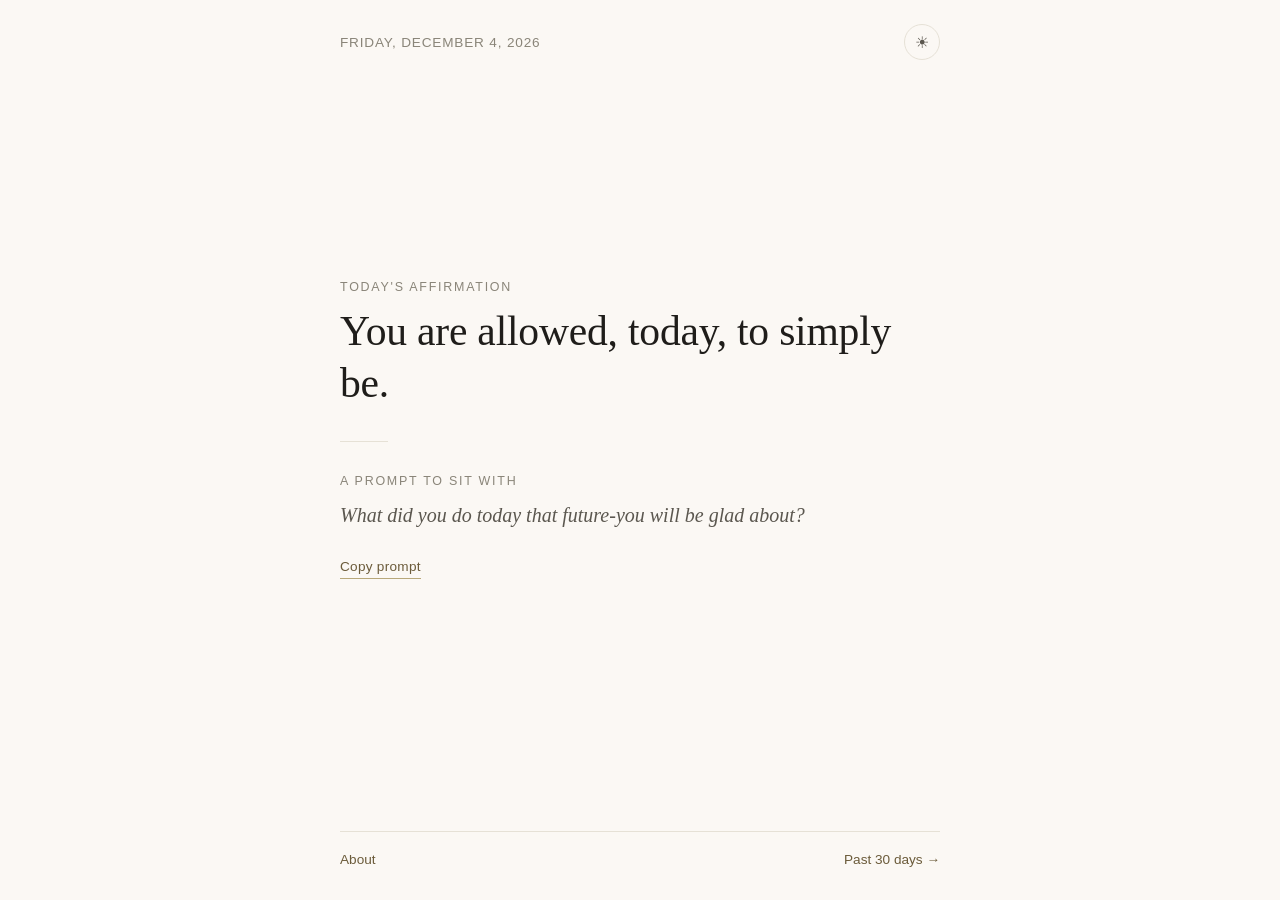
<file: index.html>
<!doctype html>
<html lang="en">
  <head>
    <meta charset="utf-8" />
    <meta name="viewport" content="width=device-width, initial-scale=1" />
    <meta name="description" content="A quiet daily affirmation and journal prompt. New each day." />
    <meta name="color-scheme" content="light dark" />
    <meta name="theme-color" content="#fbf8f4" media="(prefers-color-scheme: light)" />
    <meta name="theme-color" content="#15171a" media="(prefers-color-scheme: dark)" />
    <title>A quiet moment — today</title>

    <link rel="canonical" href="https://alexip.github.io/personal-site/" />

    <meta property="og:type" content="website" />
    <meta property="og:site_name" content="A quiet moment" />
    <meta property="og:title" content="A quiet moment" />
    <meta property="og:description" content="A daily affirmation and a prompt to sit with." />
    <meta property="og:url" content="https://alexip.github.io/personal-site/" />
    <meta property="og:image" content="https://alexip.github.io/personal-site/og.png" />
    <meta property="og:image:width" content="1200" />
    <meta property="og:image:height" content="630" />
    <meta property="og:image:alt" content="A quiet moment — a daily affirmation and a prompt to sit with." />

    <meta name="twitter:card" content="summary_large_image" />
    <meta name="twitter:title" content="A quiet moment" />
    <meta name="twitter:description" content="A daily affirmation and a prompt to sit with." />
    <meta name="twitter:image" content="https://alexip.github.io/personal-site/og.png" />

    <link rel="icon" type="image/x-icon" href="favicon.ico" />
    <link rel="icon" type="image/png" sizes="32x32" href="favicon-32.png" />
    <link rel="apple-touch-icon" sizes="180x180" href="apple-touch-icon.png" />

    <link rel="stylesheet" href="styles.css" />
  </head>
  <body>
    <main class="page" aria-live="polite">
      <header class="top">
        <p class="date" id="date" aria-label="Today's date"></p>
        <button
          id="theme-toggle"
          class="icon-btn"
          type="button"
          aria-label="Toggle dark mode"
          title="Toggle dark mode"
        >
          <span aria-hidden="true" id="theme-icon">◐</span>
        </button>
      </header>

      <section class="content">
        <p class="eyebrow">Today's affirmation</p>
        <p class="affirmation" id="affirmation">Loading…</p>

        <hr class="divider" aria-hidden="true" />

        <p class="eyebrow">A prompt to sit with</p>
        <p class="prompt" id="prompt">Loading…</p>

        <div class="actions">
          <button id="copy-btn" class="text-btn" type="button">Copy prompt</button>
          <span id="copy-status" class="copy-status" aria-live="polite"></span>
        </div>
      </section>

      <footer class="foot">
        <a href="about.html" class="text-link">About</a>
        <a href="archive.html" class="text-link">Past 30 days →</a>
      </footer>
    </main>

    <script src="app.js"></script>
  </body>
</html>
</file>
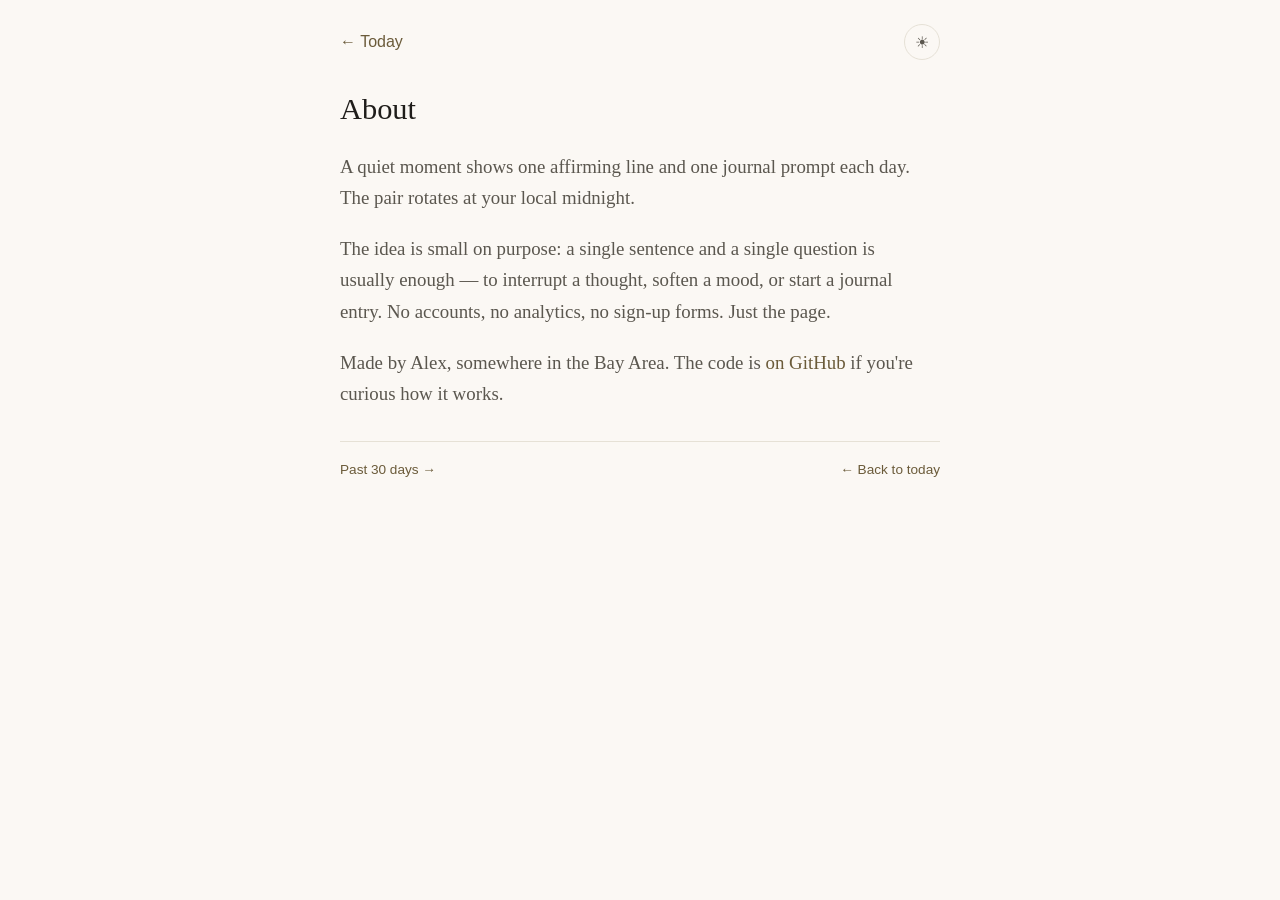
<file: about.html>
<!doctype html>
<html lang="en">
  <head>
    <meta charset="utf-8" />
    <meta name="viewport" content="width=device-width, initial-scale=1" />
    <meta name="description" content="A quiet moment is a small site that shows one affirming line and one journal prompt each day." />
    <meta name="color-scheme" content="light dark" />
    <meta name="theme-color" content="#fbf8f4" media="(prefers-color-scheme: light)" />
    <meta name="theme-color" content="#15171a" media="(prefers-color-scheme: dark)" />
    <title>About — A quiet moment</title>

    <link rel="canonical" href="https://alexip.github.io/personal-site/about.html" />

    <meta property="og:type" content="website" />
    <meta property="og:site_name" content="A quiet moment" />
    <meta property="og:title" content="About — A quiet moment" />
    <meta property="og:description" content="A small site that shows one affirming line and one journal prompt each day." />
    <meta property="og:url" content="https://alexip.github.io/personal-site/about.html" />
    <meta property="og:image" content="https://alexip.github.io/personal-site/og.png" />
    <meta property="og:image:width" content="1200" />
    <meta property="og:image:height" content="630" />
    <meta property="og:image:alt" content="A quiet moment — a daily affirmation and a prompt to sit with." />

    <meta name="twitter:card" content="summary_large_image" />
    <meta name="twitter:title" content="About — A quiet moment" />
    <meta name="twitter:description" content="A small site that shows one affirming line and one journal prompt each day." />
    <meta name="twitter:image" content="https://alexip.github.io/personal-site/og.png" />

    <link rel="icon" type="image/x-icon" href="favicon.ico" />
    <link rel="icon" type="image/png" sizes="32x32" href="favicon-32.png" />
    <link rel="apple-touch-icon" sizes="180x180" href="apple-touch-icon.png" />

    <link rel="stylesheet" href="styles.css" />
  </head>
  <body class="archive-body">
    <main class="page archive">
      <header class="top">
        <a href="index.html" class="text-link">← Today</a>
        <button
          id="theme-toggle"
          class="icon-btn"
          type="button"
          aria-label="Toggle dark mode"
          title="Toggle dark mode"
        >
          <span aria-hidden="true" id="theme-icon">◐</span>
        </button>
      </header>

      <h1 class="archive-title">About</h1>

      <section class="about-prose">
        <p>
          A quiet moment shows one affirming line and one journal prompt each day.
          The pair rotates at your local midnight.
        </p>
        <p>
          The idea is small on purpose: a single sentence and a single question
          is usually enough — to interrupt a thought, soften a mood, or start a
          journal entry. No accounts, no analytics, no sign-up forms. Just the page.
        </p>
        <p>
          Made by Alex, somewhere in the Bay Area. The code is
          <a href="https://github.com/alexip/personal-site" class="text-link" rel="noopener">on GitHub</a>
          if you're curious how it works.
        </p>
      </section>

      <footer class="foot">
        <a href="archive.html" class="text-link">Past 30 days →</a>
        <a href="index.html" class="text-link">← Back to today</a>
      </footer>
    </main>

    <script src="app.js"></script>
  </body>
</html>
</file>
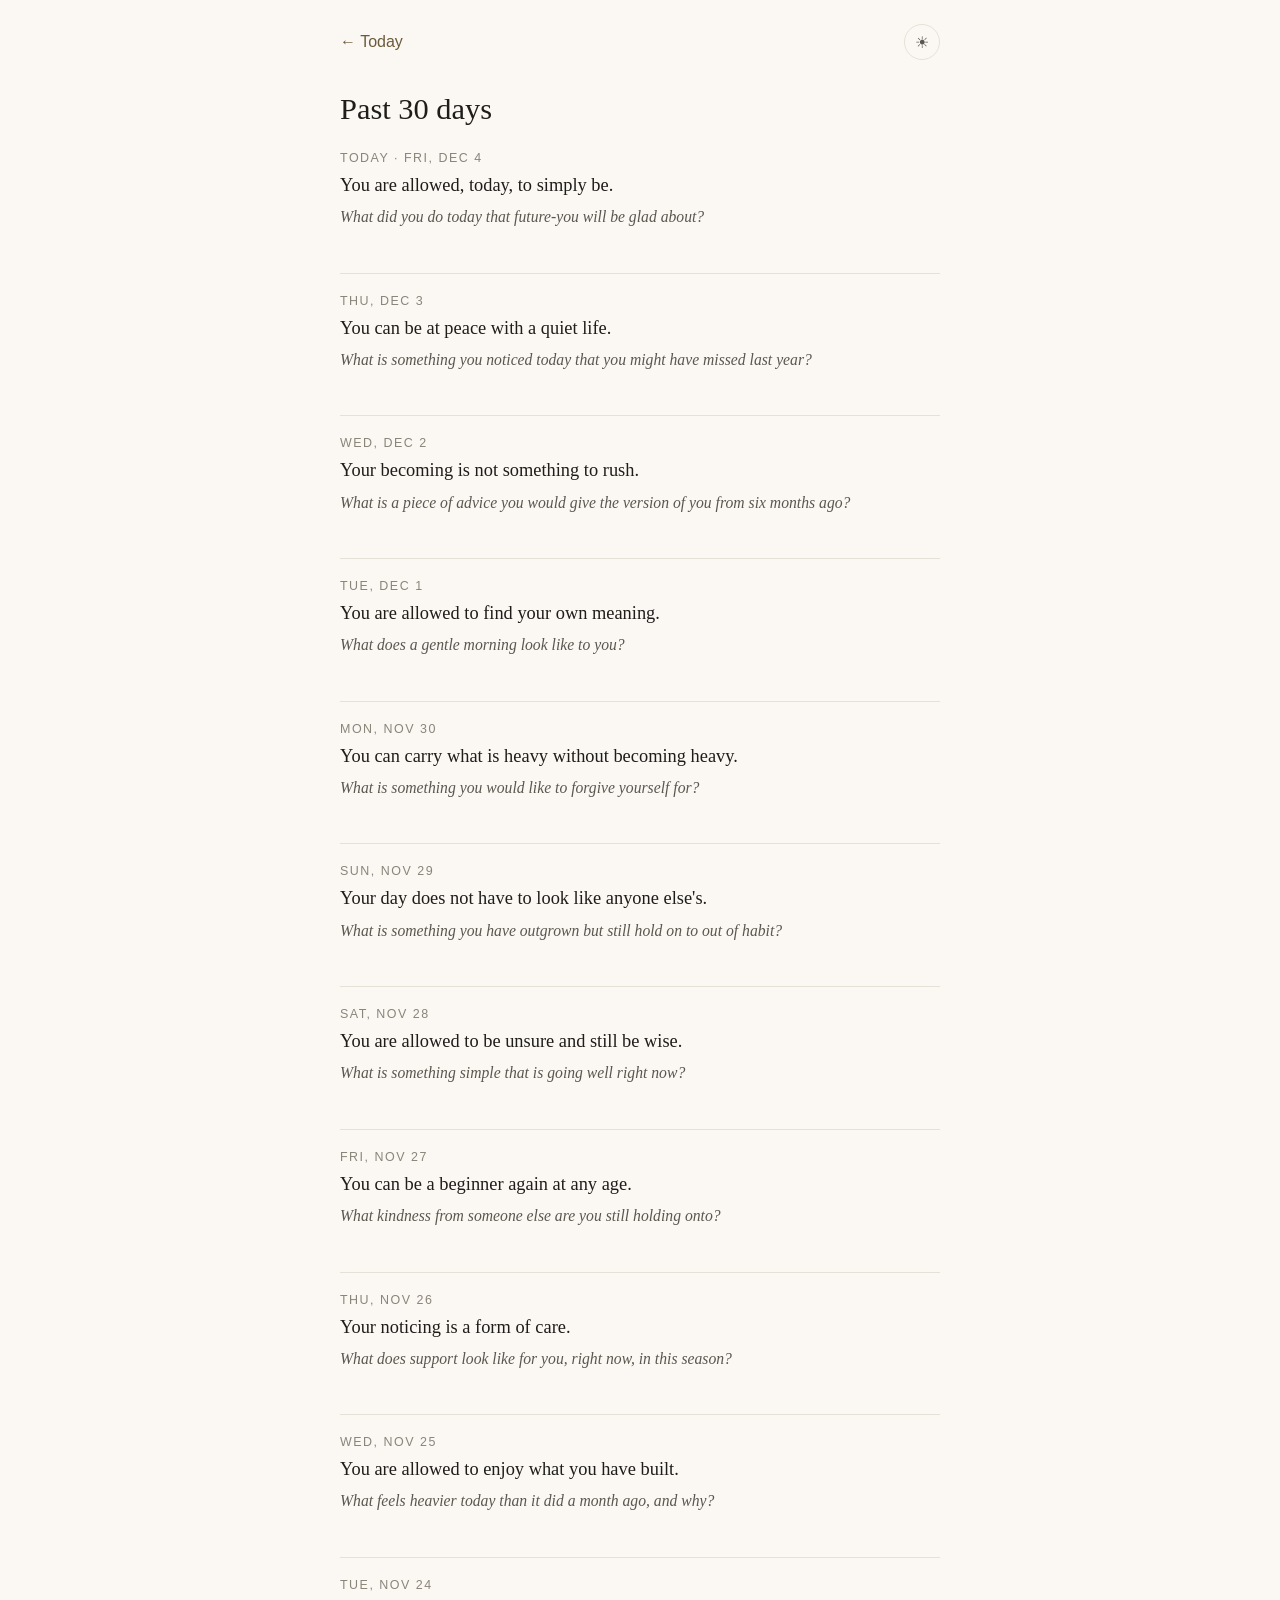
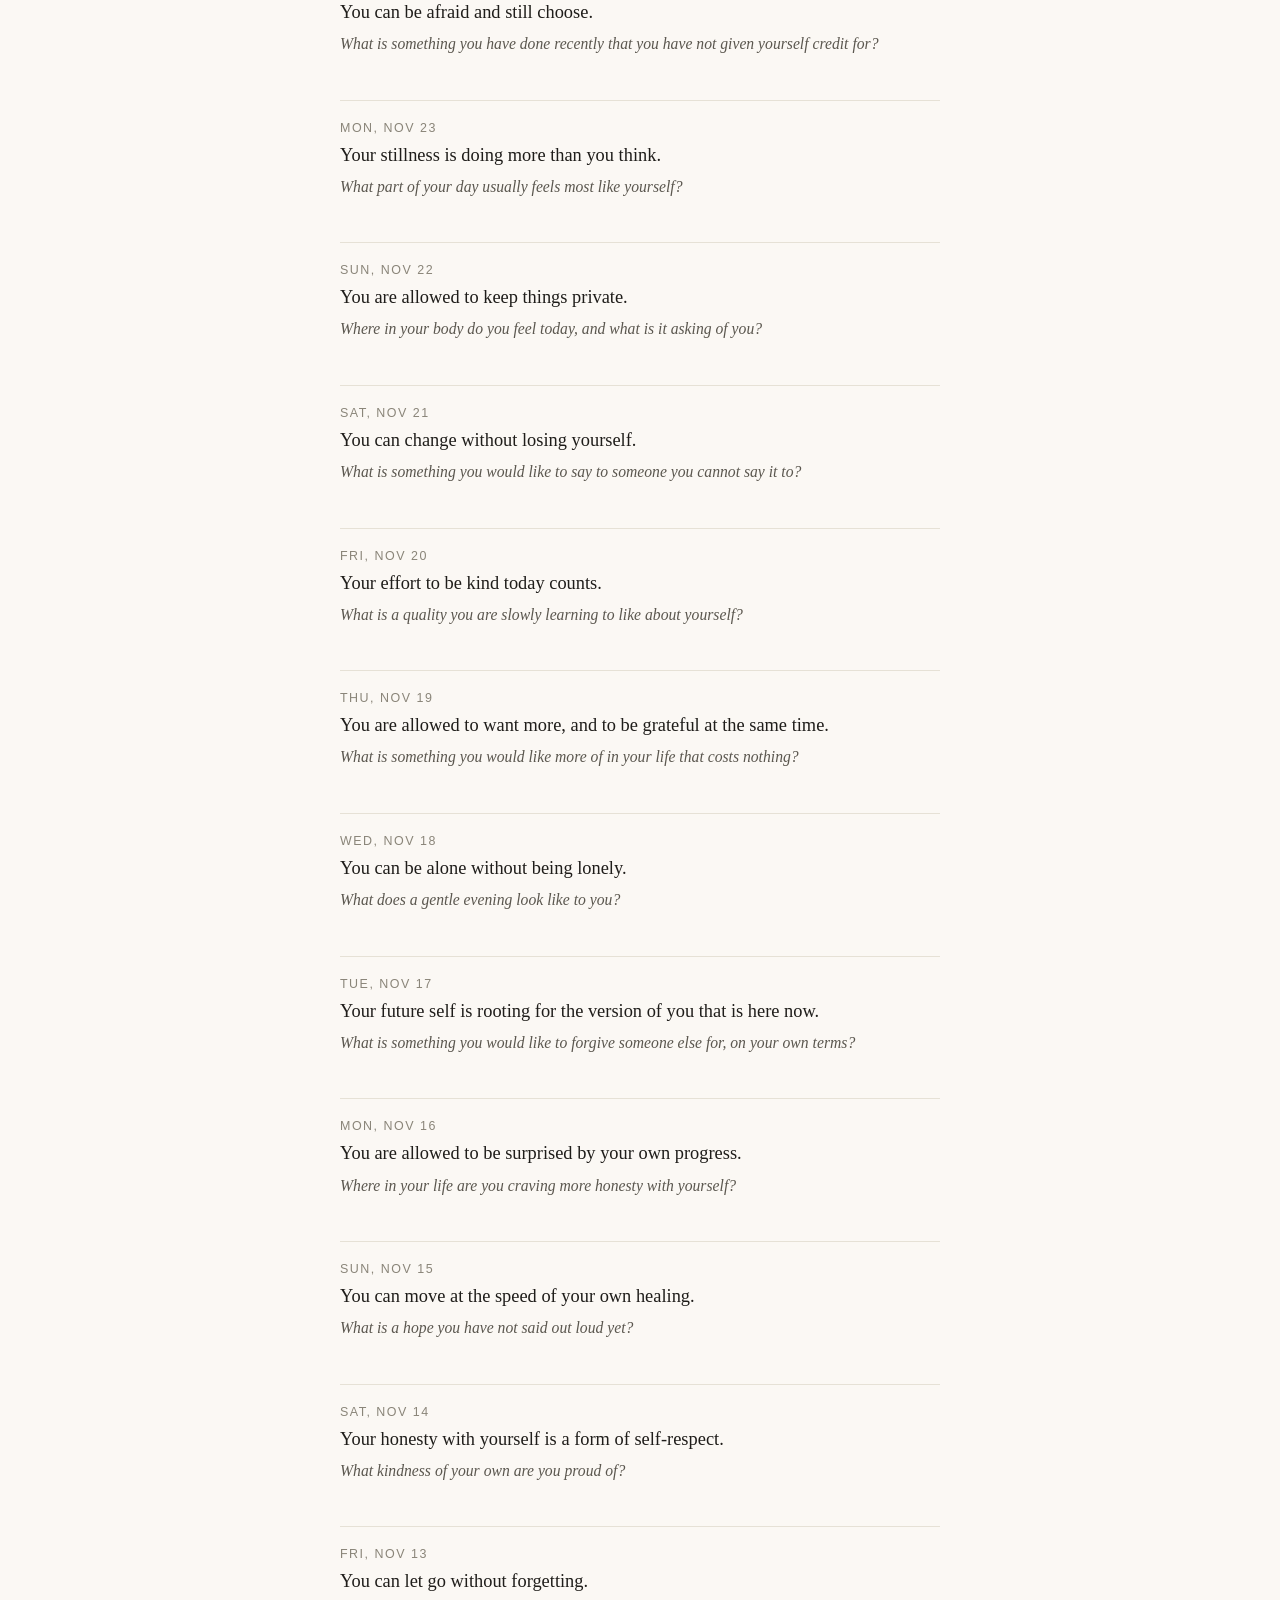
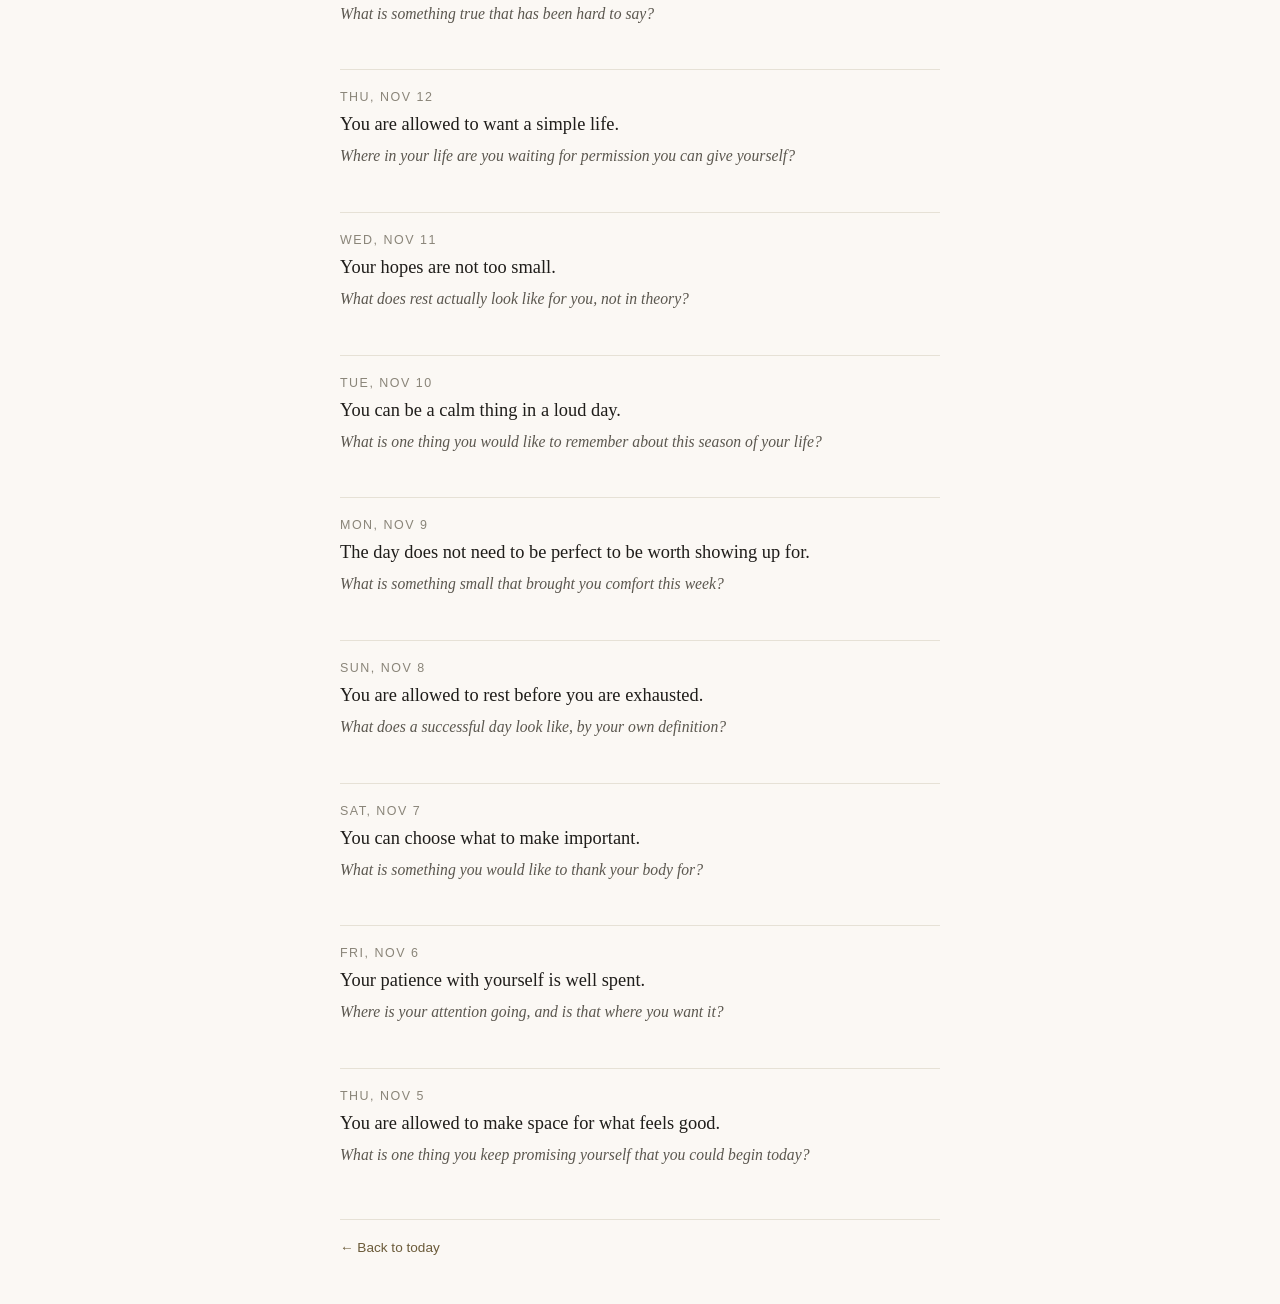
<file: archive.html>
<!doctype html>
<html lang="en">
  <head>
    <meta charset="utf-8" />
    <meta name="viewport" content="width=device-width, initial-scale=1" />
    <meta name="description" content="The last 30 days of affirmations and prompts." />
    <meta name="color-scheme" content="light dark" />
    <title>Past 30 days — A quiet moment</title>
    <link rel="stylesheet" href="styles.css" />
  </head>
  <body class="archive-body">
    <main class="page archive">
      <header class="top">
        <a href="index.html" class="text-link">← Today</a>
        <button
          id="theme-toggle"
          class="icon-btn"
          type="button"
          aria-label="Toggle dark mode"
          title="Toggle dark mode"
        >
          <span aria-hidden="true" id="theme-icon">◐</span>
        </button>
      </header>

      <h1 class="archive-title">Past 30 days</h1>

      <ol class="archive-list" id="archive-list" aria-live="polite">
        <li class="archive-loading">Loading…</li>
      </ol>

      <footer class="foot">
        <a href="index.html" class="text-link">← Back to today</a>
      </footer>
    </main>

    <script src="app.js"></script>
  </body>
</html>
</file>
<file: styles.css>
:root {
  --bg: #fbf8f4;
  --surface: #ffffff;
  --ink: #1f1d1a;
  --ink-soft: #5b574f;
  --ink-faint: #8a8579;
  --rule: #e6e1d6;
  --accent: #6b5b3a;
  --accent-soft: #b8a87a;
  --focus: #c9a25b;
  --shadow: 0 1px 2px rgba(31, 29, 26, 0.04);
  --font-serif: "Iowan Old Style", "Charter", "Georgia", "Cambria", "Times New Roman", serif;
  --font-sans: -apple-system, BlinkMacSystemFont, "Segoe UI", "Inter", "Helvetica Neue", Helvetica, Arial, sans-serif;
}

html[data-theme="dark"] {
  --bg: #15171a;
  --surface: #1c1f23;
  --ink: #ece8df;
  --ink-soft: #b8b3a6;
  --ink-faint: #7a7567;
  --rule: #2b2f35;
  --accent: #d8c48a;
  --accent-soft: #a4925c;
  --focus: #d8c48a;
  --shadow: 0 1px 2px rgba(0, 0, 0, 0.4);
}

* {
  box-sizing: border-box;
}

html,
body {
  margin: 0;
  padding: 0;
  background: var(--bg);
  color: var(--ink);
  font-family: var(--font-sans);
  -webkit-font-smoothing: antialiased;
  text-rendering: optimizeLegibility;
}

body {
  min-height: 100svh;
  display: flex;
  flex-direction: column;
}

.page {
  width: 100%;
  max-width: 640px;
  margin: 0 auto;
  padding: 1.5rem 1.25rem 2rem;
  flex: 1;
  display: flex;
  flex-direction: column;
  min-height: 100svh;
}

.top {
  display: flex;
  align-items: center;
  justify-content: space-between;
  gap: 1rem;
}

.date {
  margin: 0;
  font-family: var(--font-sans);
  font-size: 0.85rem;
  letter-spacing: 0.06em;
  text-transform: uppercase;
  color: var(--ink-faint);
}

.icon-btn {
  background: transparent;
  border: 1px solid var(--rule);
  color: var(--ink-soft);
  width: 2.25rem;
  height: 2.25rem;
  border-radius: 999px;
  font-size: 1rem;
  cursor: pointer;
  display: inline-flex;
  align-items: center;
  justify-content: center;
  transition: background 120ms ease, color 120ms ease, border-color 120ms ease;
}

.icon-btn:hover {
  background: var(--surface);
  color: var(--ink);
  border-color: var(--accent-soft);
}

.icon-btn:focus-visible,
.text-btn:focus-visible,
.text-link:focus-visible {
  outline: 2px solid var(--focus);
  outline-offset: 2px;
}

.content {
  flex: 1;
  display: flex;
  flex-direction: column;
  justify-content: center;
  padding: 2rem 0;
}

.eyebrow {
  margin: 0 0 0.75rem;
  font-size: 0.78rem;
  letter-spacing: 0.14em;
  text-transform: uppercase;
  color: var(--ink-faint);
}

.affirmation {
  margin: 0;
  font-family: var(--font-serif);
  font-size: clamp(1.7rem, 5.2vw, 2.6rem);
  line-height: 1.25;
  color: var(--ink);
  font-weight: 400;
  letter-spacing: -0.005em;
}

.prompt {
  margin: 0;
  font-family: var(--font-serif);
  font-size: clamp(1.05rem, 3vw, 1.25rem);
  line-height: 1.55;
  color: var(--ink-soft);
  font-style: italic;
}

.divider {
  border: 0;
  border-top: 1px solid var(--rule);
  margin: 2rem 0;
  width: 3rem;
}

.actions {
  display: flex;
  align-items: center;
  gap: 0.75rem;
  margin-top: 1.5rem;
}

.text-btn {
  background: transparent;
  border: 0;
  padding: 0.25rem 0;
  font-family: var(--font-sans);
  font-size: 0.85rem;
  color: var(--accent);
  cursor: pointer;
  border-bottom: 1px solid var(--accent-soft);
  letter-spacing: 0.02em;
}

.text-btn:hover {
  color: var(--ink);
  border-bottom-color: var(--ink);
}

.copy-status {
  font-size: 0.8rem;
  color: var(--ink-faint);
  opacity: 0;
  transition: opacity 200ms ease;
}

.copy-status.show {
  opacity: 1;
}

.foot {
  margin-top: 2rem;
  padding-top: 1.25rem;
  border-top: 1px solid var(--rule);
  font-size: 0.85rem;
  color: var(--ink-faint);
  display: flex;
  justify-content: space-between;
  align-items: center;
}

.text-link {
  color: var(--accent);
  text-decoration: none;
  border-bottom: 1px solid transparent;
  transition: border-color 120ms ease, color 120ms ease;
}

.text-link:hover {
  color: var(--ink);
  border-bottom-color: var(--accent-soft);
}

/* Archive page */

.archive-body .page.archive {
  min-height: auto;
  padding-bottom: 3rem;
}

.archive-title {
  margin: 2rem 0 1.5rem;
  font-family: var(--font-serif);
  font-size: clamp(1.4rem, 4vw, 1.9rem);
  font-weight: 400;
  color: var(--ink);
}

.archive-list {
  list-style: none;
  padding: 0;
  margin: 0;
  display: flex;
  flex-direction: column;
  gap: 1.5rem;
}

.archive-item {
  padding: 1.25rem 0;
  border-top: 1px solid var(--rule);
}

.archive-item:first-child {
  border-top: 0;
  padding-top: 0;
}

.archive-date {
  font-size: 0.78rem;
  letter-spacing: 0.12em;
  text-transform: uppercase;
  color: var(--ink-faint);
  margin: 0 0 0.5rem;
}

.archive-affirmation {
  font-family: var(--font-serif);
  font-size: 1.15rem;
  color: var(--ink);
  margin: 0 0 0.4rem;
  line-height: 1.4;
}

.archive-prompt {
  font-family: var(--font-serif);
  font-style: italic;
  color: var(--ink-soft);
  font-size: 0.98rem;
  margin: 0;
  line-height: 1.5;
}

.archive-loading {
  color: var(--ink-faint);
  font-style: italic;
}

/* About page */

.about-prose {
  font-family: var(--font-serif);
  font-size: clamp(1.05rem, 2.6vw, 1.18rem);
  line-height: 1.65;
  color: var(--ink-soft);
  max-width: 36rem;
}

.about-prose p {
  margin: 0 0 1.25rem;
}

.about-prose p:last-of-type {
  margin-bottom: 0;
}

@media (prefers-reduced-motion: reduce) {
  * {
    transition: none !important;
  }
}
</file>
